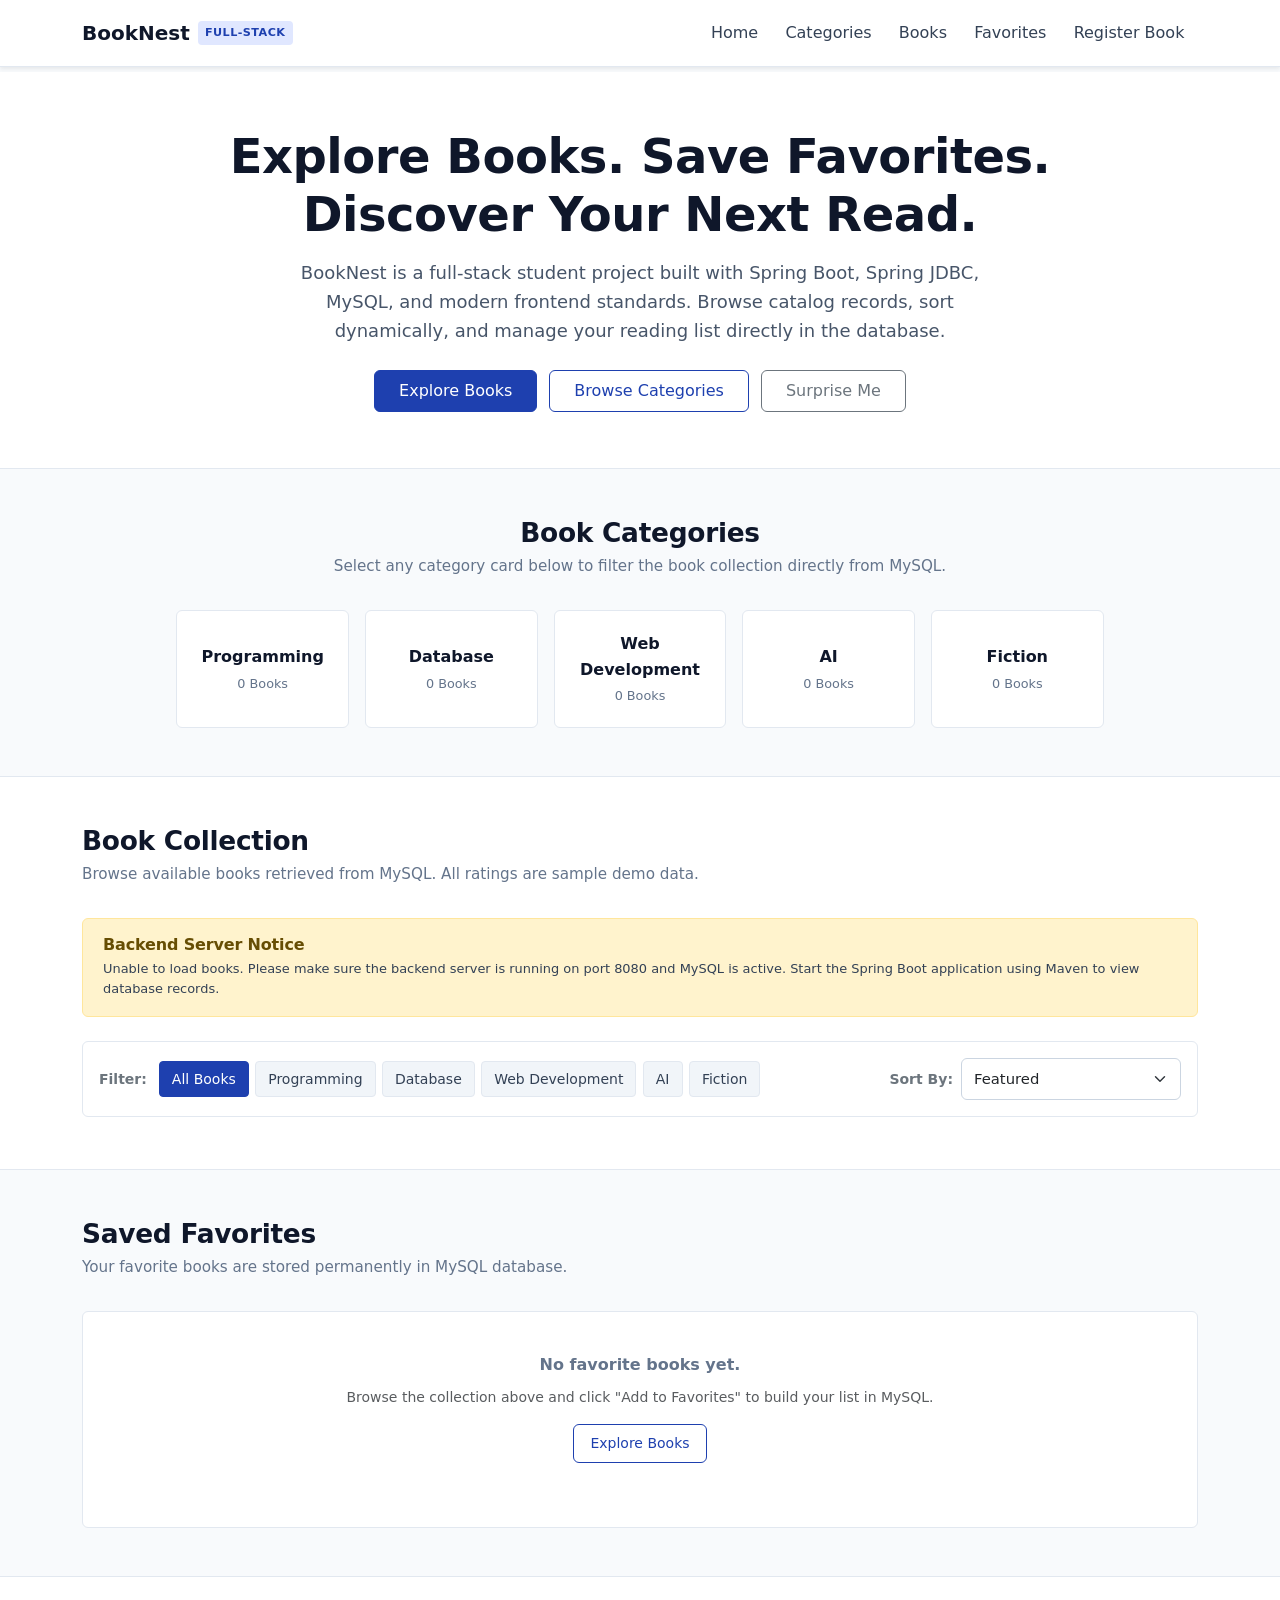
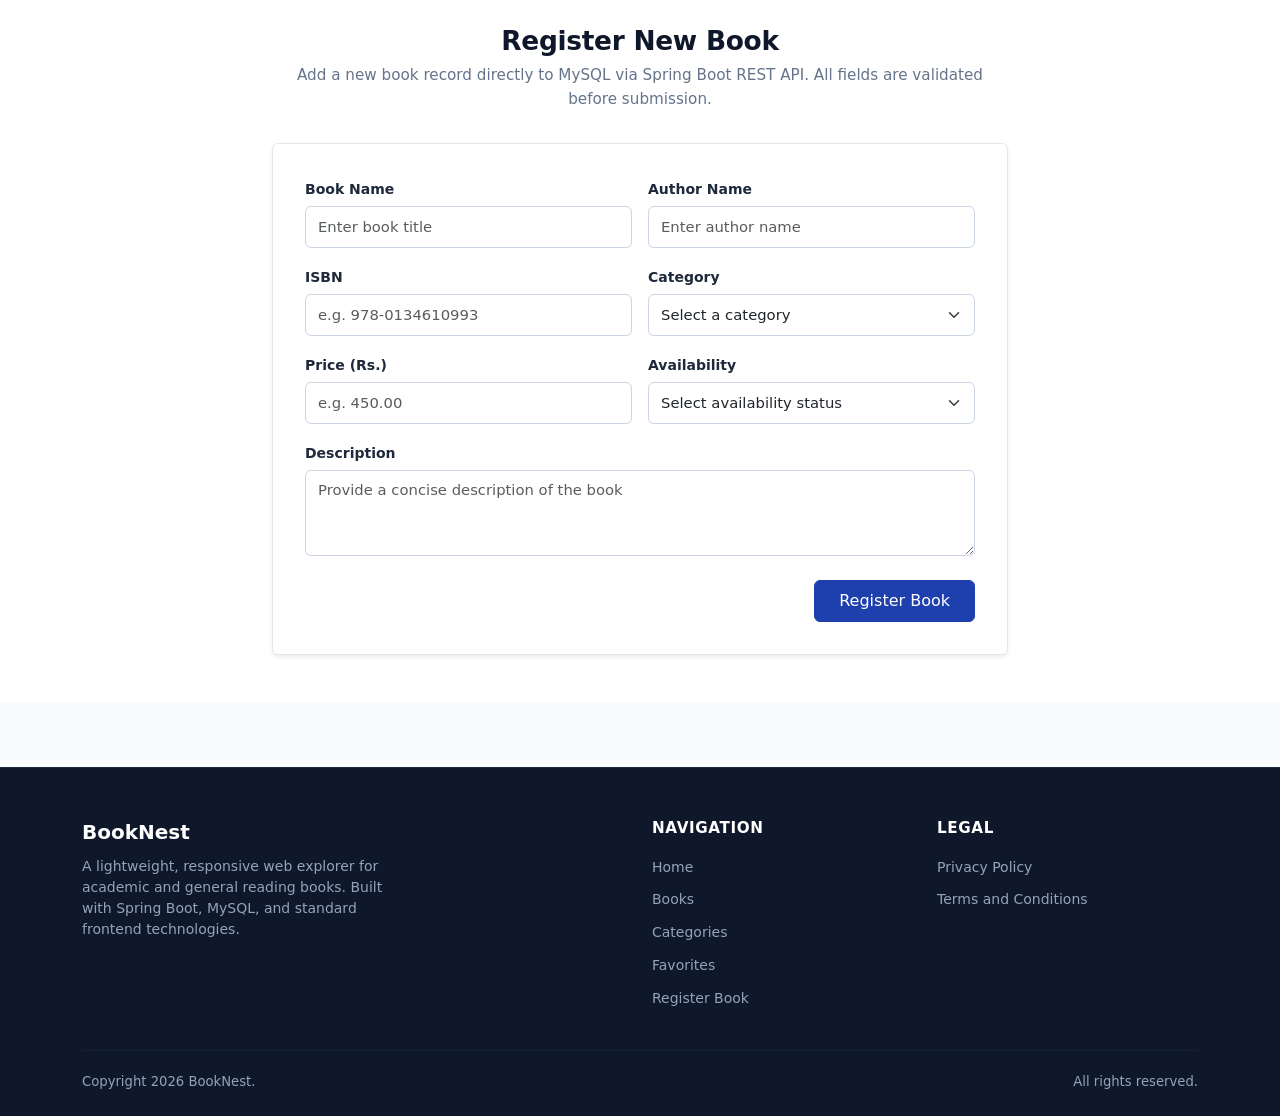
<file: index.html>
<!DOCTYPE html>
<html lang="en">
<head>
  <meta charset="UTF-8">
  <meta name="viewport" content="width=device-width, initial-scale=1.0">
  <title>BookNest - Smart Online Book Explorer</title>
  <meta name="description" content="Explore books, browse categories, view details, manage personal favorites, and register new titles in MySQL via Spring Boot.">
  <link rel="icon" type="image/svg+xml" href="favicon.svg">
  <link rel="stylesheet" href="https://cdn.jsdelivr.net/npm/bootstrap@5.3.3/dist/css/bootstrap.min.css">
  <link rel="stylesheet" href="css/style.css">
</head>
<body>

  <!-- Navigation -->
  <header>
    <nav class="navbar navbar-expand-lg navbar-booknest fixed-top shadow-sm">
      <div class="container">
        <a class="navbar-brand" href="#home">
          <span>BookNest</span>
          <span class="navbar-brand-badge">Full-Stack</span>
        </a>
        <button class="navbar-toggler" type="button" data-bs-toggle="collapse" data-bs-target="#mainNavbarNav" aria-controls="mainNavbarNav" aria-expanded="false" aria-label="Toggle navigation">
          <span class="navbar-toggler-icon"></span>
        </button>
        <div class="collapse navbar-collapse" id="mainNavbarNav">
          <ul class="navbar-nav ms-auto mb-2 mb-lg-0">
            <li class="nav-item">
              <a class="nav-link" href="#home">Home</a>
            </li>
            <li class="nav-item">
              <a class="nav-link" href="#categories">Categories</a>
            </li>
            <li class="nav-item">
              <a class="nav-link" href="#books">Books</a>
            </li>
            <li class="nav-item">
              <a class="nav-link" href="#favorites">Favorites</a>
            </li>
            <li class="nav-item">
              <a class="nav-link" href="#register-book">Register Book</a>
            </li>
          </ul>
        </div>
      </div>
    </nav>
  </header>

  <main style="padding-top: 72px;">
    <!-- Hero Section -->
    <section id="home" class="hero-section text-center">
      <div class="container">
        <div class="row justify-content-center">
          <div class="col-lg-10">
            <h1 class="display-5 fw-bold mb-3">Explore Books. Save Favorites. Discover Your Next Read.</h1>
            <p class="hero-subtitle mb-4">
              BookNest is a full-stack student project built with Spring Boot, Spring JDBC, MySQL, and modern frontend standards. Browse catalog records, sort dynamically, and manage your reading list directly in the database.
            </p>
            <div class="hero-actions">
              <a href="#books" class="btn btn-primary px-4 py-2">Explore Books</a>
              <a href="#categories" class="btn btn-outline-primary px-4 py-2">Browse Categories</a>
              <button type="button" id="surpriseMeBtn" class="btn btn-outline-secondary px-4 py-2">Surprise Me</button>
            </div>
          </div>
        </div>
      </div>
    </section>

    <!-- Categories Section -->
    <section id="categories" class="py-5">
      <div class="container">
        <div class="section-header text-center">
          <h2 class="section-title">Book Categories</h2>
          <p class="section-description">Select any category card below to filter the book collection directly from MySQL.</p>
        </div>

        <div class="row g-3 justify-content-center">
          <div class="col-6 col-md-4 col-lg-2">
            <div class="category-card" data-category-target="Programming" role="button" tabindex="0">
              <div class="category-card-title">Programming</div>
              <div class="category-card-count">0 Books</div>
            </div>
          </div>
          <div class="col-6 col-md-4 col-lg-2">
            <div class="category-card" data-category-target="Database" role="button" tabindex="0">
              <div class="category-card-title">Database</div>
              <div class="category-card-count">0 Books</div>
            </div>
          </div>
          <div class="col-6 col-md-4 col-lg-2">
            <div class="category-card" data-category-target="Web Development" role="button" tabindex="0">
              <div class="category-card-title">Web Development</div>
              <div class="category-card-count">0 Books</div>
            </div>
          </div>
          <div class="col-6 col-md-4 col-lg-2">
            <div class="category-card" data-category-target="AI" role="button" tabindex="0">
              <div class="category-card-title">AI</div>
              <div class="category-card-count">0 Books</div>
            </div>
          </div>
          <div class="col-6 col-md-4 col-lg-2">
            <div class="category-card" data-category-target="Fiction" role="button" tabindex="0">
              <div class="category-card-title">Fiction</div>
              <div class="category-card-count">0 Books</div>
            </div>
          </div>
        </div>
      </div>
    </section>

    <!-- Book Collection Section -->
    <section id="books" class="py-5 bg-white border-top border-bottom">
      <div class="container">
        <div class="section-header">
          <div class="d-flex flex-column flex-md-row justify-content-between align-items-md-center gap-2">
            <div>
              <h2 class="section-title">Book Collection</h2>
              <p class="section-description">Browse available books retrieved from MySQL. All ratings are sample demo data.</p>
            </div>
          </div>
        </div>

        <!-- Backend Offline Notice -->
        <div id="backendErrorNotice" class="alert alert-warning backend-alert d-none" role="alert">
          <h3 class="h6 fw-bold mb-1">Backend Server Notice</h3>
          <p class="mb-0 small">
            Unable to load books. Please make sure the backend server is running on port 8080 and MySQL is active. Start the Spring Boot application using Maven to view database records.
          </p>
        </div>

        <!-- Filter and Sort Toolbar -->
        <div class="toolbar-card">
          <div class="row g-3 align-items-center justify-content-between">
            <div class="col-12 col-lg-8">
              <div class="d-flex flex-wrap align-items-center gap-2">
                <span class="small fw-semibold text-secondary me-1">Filter:</span>
                <div class="filter-btn-group">
                  <button type="button" class="filter-btn active" data-category="All">All Books</button>
                  <button type="button" class="filter-btn" data-category="Programming">Programming</button>
                  <button type="button" class="filter-btn" data-category="Database">Database</button>
                  <button type="button" class="filter-btn" data-category="Web Development">Web Development</button>
                  <button type="button" class="filter-btn" data-category="AI">AI</button>
                  <button type="button" class="filter-btn" data-category="Fiction">Fiction</button>
                </div>
              </div>
            </div>
            <div class="col-12 col-lg-4">
              <div class="d-flex align-items-center justify-content-lg-end gap-2">
                <label for="sortSelect" class="small fw-semibold text-secondary text-nowrap mb-0">Sort By:</label>
                <select id="sortSelect" class="form-select form-select-sm" style="max-width: 220px;" aria-label="Sort books">
                  <option value="featured" selected>Featured</option>
                  <option value="rating_desc">Rating High to Low</option>
                  <option value="price_asc">Price Low to High</option>
                  <option value="price_desc">Price High to Low</option>
                  <option value="name_asc">Name A-Z</option>
                </select>
              </div>
            </div>
          </div>
        </div>

        <!-- Books Grid Container -->
        <div id="bookCollectionContainer" class="row g-4">
          <!-- Dynamically populated via script.js from REST API -->
        </div>

        <!-- Empty Filter Notice -->
        <div id="bookEmptyNotice" class="text-center py-5 d-none">
          <p class="lead text-secondary">No books found matching the selected category.</p>
        </div>
      </div>
    </section>

    <!-- Favorites Section -->
    <section id="favorites" class="py-5">
      <div class="container">
        <div class="section-header">
          <h2 class="section-title">Saved Favorites</h2>
          <p class="section-description">Your favorite books are stored permanently in MySQL database.</p>
        </div>

        <div class="favorites-container">
          <div id="favoritesListContainer" class="row g-4">
            <!-- Dynamically populated via script.js from MySQL -->
          </div>

          <div id="favoritesEmptyState" class="favorites-empty">
            <p class="fw-semibold">No favorite books yet.</p>
            <p class="small text-muted mb-3">Browse the collection above and click "Add to Favorites" to build your list in MySQL.</p>
            <a href="#books" class="btn btn-outline-primary btn-sm">Explore Books</a>
          </div>
        </div>
      </div>
    </section>

    <!-- Register Book Form Section -->
    <section id="register-book" class="py-5 bg-white border-top">
      <div class="container">
        <div class="row justify-content-center">
          <div class="col-lg-8">
            <div class="section-header text-center">
              <h2 class="section-title">Register New Book</h2>
              <p class="section-description">Add a new book record directly to MySQL via Spring Boot REST API. All fields are validated before submission.</p>
            </div>

            <div class="register-form-card shadow-sm">
              <form id="registerBookForm" novalidate>
                <div class="row g-3">
                  <div class="col-md-6">
                    <label for="bookTitleInput" class="form-label">Book Name</label>
                    <input type="text" class="form-control" id="bookTitleInput" placeholder="Enter book title" required>
                    <div class="invalid-feedback">Please enter a valid book title.</div>
                  </div>

                  <div class="col-md-6">
                    <label for="bookAuthorInput" class="form-label">Author Name</label>
                    <input type="text" class="form-control" id="bookAuthorInput" placeholder="Enter author name" required>
                    <div class="invalid-feedback">Please enter the author name.</div>
                  </div>

                  <div class="col-md-6">
                    <label for="bookIsbnInput" class="form-label">ISBN</label>
                    <input type="text" class="form-control" id="bookIsbnInput" placeholder="e.g. 978-0134610993" pattern="^(?=(?:\D*\d){10}(?:(?:\D*\d){3})?$)[\d-]+$" required>
                    <div class="invalid-feedback">Please enter a valid 10 or 13 digit ISBN.</div>
                  </div>

                  <div class="col-md-6">
                    <label for="bookCategoryInput" class="form-label">Category</label>
                    <select class="form-select" id="bookCategoryInput" required>
                      <option value="" disabled selected>Select a category</option>
                      <option value="Programming">Programming</option>
                      <option value="Database">Database</option>
                      <option value="Web Development">Web Development</option>
                      <option value="AI">AI</option>
                      <option value="Fiction">Fiction</option>
                    </select>
                    <div class="invalid-feedback">Please choose a category.</div>
                  </div>

                  <div class="col-md-6">
                    <label for="bookPriceInput" class="form-label">Price (Rs.)</label>
                    <input type="number" class="form-control" id="bookPriceInput" min="1" step="0.01" placeholder="e.g. 450.00" required>
                    <div class="invalid-feedback">Please enter a valid price greater than zero.</div>
                  </div>

                  <div class="col-md-6">
                    <label for="bookAvailabilityInput" class="form-label">Availability</label>
                    <select class="form-select" id="bookAvailabilityInput" required>
                      <option value="" disabled selected>Select availability status</option>
                      <option value="true">Available</option>
                      <option value="false">Not Available</option>
                    </select>
                    <div class="invalid-feedback">Please select availability status.</div>
                  </div>

                  <div class="col-12">
                    <label for="bookDescriptionInput" class="form-label">Description</label>
                    <textarea class="form-control" id="bookDescriptionInput" rows="3" placeholder="Provide a concise description of the book" required></textarea>
                    <div class="invalid-feedback">Please provide a short description.</div>
                  </div>

                  <div class="col-12 text-end pt-2">
                    <button type="submit" class="btn btn-primary px-4">Register Book</button>
                  </div>
                </div>
              </form>
            </div>
          </div>
        </div>
      </div>
    </section>
  </main>

  <!-- Book Details Modal -->
  <div class="modal fade" id="bookDetailsModal" tabindex="-1" aria-labelledby="bookDetailsModalLabel" aria-hidden="true">
    <div class="modal-dialog modal-dialog-centered">
      <div class="modal-content">
        <div class="modal-header">
          <h2 class="modal-title fs-5" id="bookDetailsModalLabel">Book Information</h2>
          <button type="button" class="btn-close" data-bs-dismiss="modal" aria-label="Close"></button>
        </div>
        <div class="modal-body">
          <div class="modal-detail-row">
            <span class="modal-detail-label">Title:</span>
            <span class="modal-detail-value fw-semibold" id="modalBookTitle"></span>
          </div>
          <div class="modal-detail-row">
            <span class="modal-detail-label">Author:</span>
            <span class="modal-detail-value" id="modalBookAuthor"></span>
          </div>
          <div class="modal-detail-row">
            <span class="modal-detail-label">Category:</span>
            <span class="modal-detail-value" id="modalBookCategory"></span>
          </div>
          <div class="modal-detail-row">
            <span class="modal-detail-label">ISBN:</span>
            <span class="modal-detail-value" id="modalBookIsbn"></span>
          </div>
          <div class="modal-detail-row">
            <span class="modal-detail-label">Price:</span>
            <span class="modal-detail-value" id="modalBookPrice"></span>
          </div>
          <div class="modal-detail-row">
            <span class="modal-detail-label">Availability:</span>
            <span class="modal-detail-value" id="modalBookAvailability"></span>
          </div>
          <div class="modal-detail-row">
            <span class="modal-detail-label">Rating:</span>
            <span class="modal-detail-value" id="modalBookRating"></span>
          </div>
          <div class="modal-detail-row flex-column mt-2 pt-2 border-top">
            <span class="modal-detail-label mb-1">Description:</span>
            <span class="modal-detail-value text-secondary" id="modalBookDescription"></span>
          </div>
        </div>
        <div class="modal-footer">
          <button type="button" id="modalFavoriteBtn" class="btn btn-outline-secondary btn-sm" data-book-id="">
            Add to Favorites
          </button>
          <button type="button" class="btn btn-secondary btn-sm" data-bs-dismiss="modal">Close</button>
        </div>
      </div>
    </div>
  </div>

  <!-- Toast Notification Container -->
  <div class="toast-container position-fixed bottom-0 end-0 p-3">
    <div id="actionToast" class="toast" role="alert" aria-live="assertive" aria-atomic="true">
      <div class="toast-header">
        <strong class="me-auto text-primary">BookNest</strong>
        <small class="text-muted">Just now</small>
        <button type="button" class="btn-close" data-bs-dismiss="toast" aria-label="Close"></button>
      </div>
      <div id="actionToastBody" class="toast-body">
        Action completed.
      </div>
    </div>
  </div>

  <!-- Footer -->
  <footer class="site-footer">
    <div class="container">
      <div class="row g-4">
        <div class="col-md-5">
          <div class="footer-brand">BookNest</div>
          <p class="footer-desc">
            A lightweight, responsive web explorer for academic and general reading books. Built with Spring Boot, MySQL, and standard frontend technologies.
          </p>
        </div>
        <div class="col-6 col-md-3 offset-md-1">
          <div class="footer-title">Navigation</div>
          <ul class="footer-links">
            <li><a href="#home">Home</a></li>
            <li><a href="#books">Books</a></li>
            <li><a href="#categories">Categories</a></li>
            <li><a href="#favorites">Favorites</a></li>
            <li><a href="#register-book">Register Book</a></li>
          </ul>
        </div>
        <div class="col-6 col-md-3">
          <div class="footer-title">Legal</div>
          <ul class="footer-links">
            <li><a href="privacy-policy.html">Privacy Policy</a></li>
            <li><a href="terms-and-conditions.html">Terms and Conditions</a></li>
          </ul>
        </div>
      </div>
      <hr class="footer-divider">
      <div class="footer-bottom">
        <div>Copyright 2026 BookNest.</div>
        <div>All rights reserved.</div>
      </div>
    </div>
  </footer>

  <!-- Scripts -->
  <script src="https://cdn.jsdelivr.net/npm/bootstrap@5.3.3/dist/js/bootstrap.bundle.min.js"></script>
  <script src="js/script.js"></script>
</body>
</html>
</file>
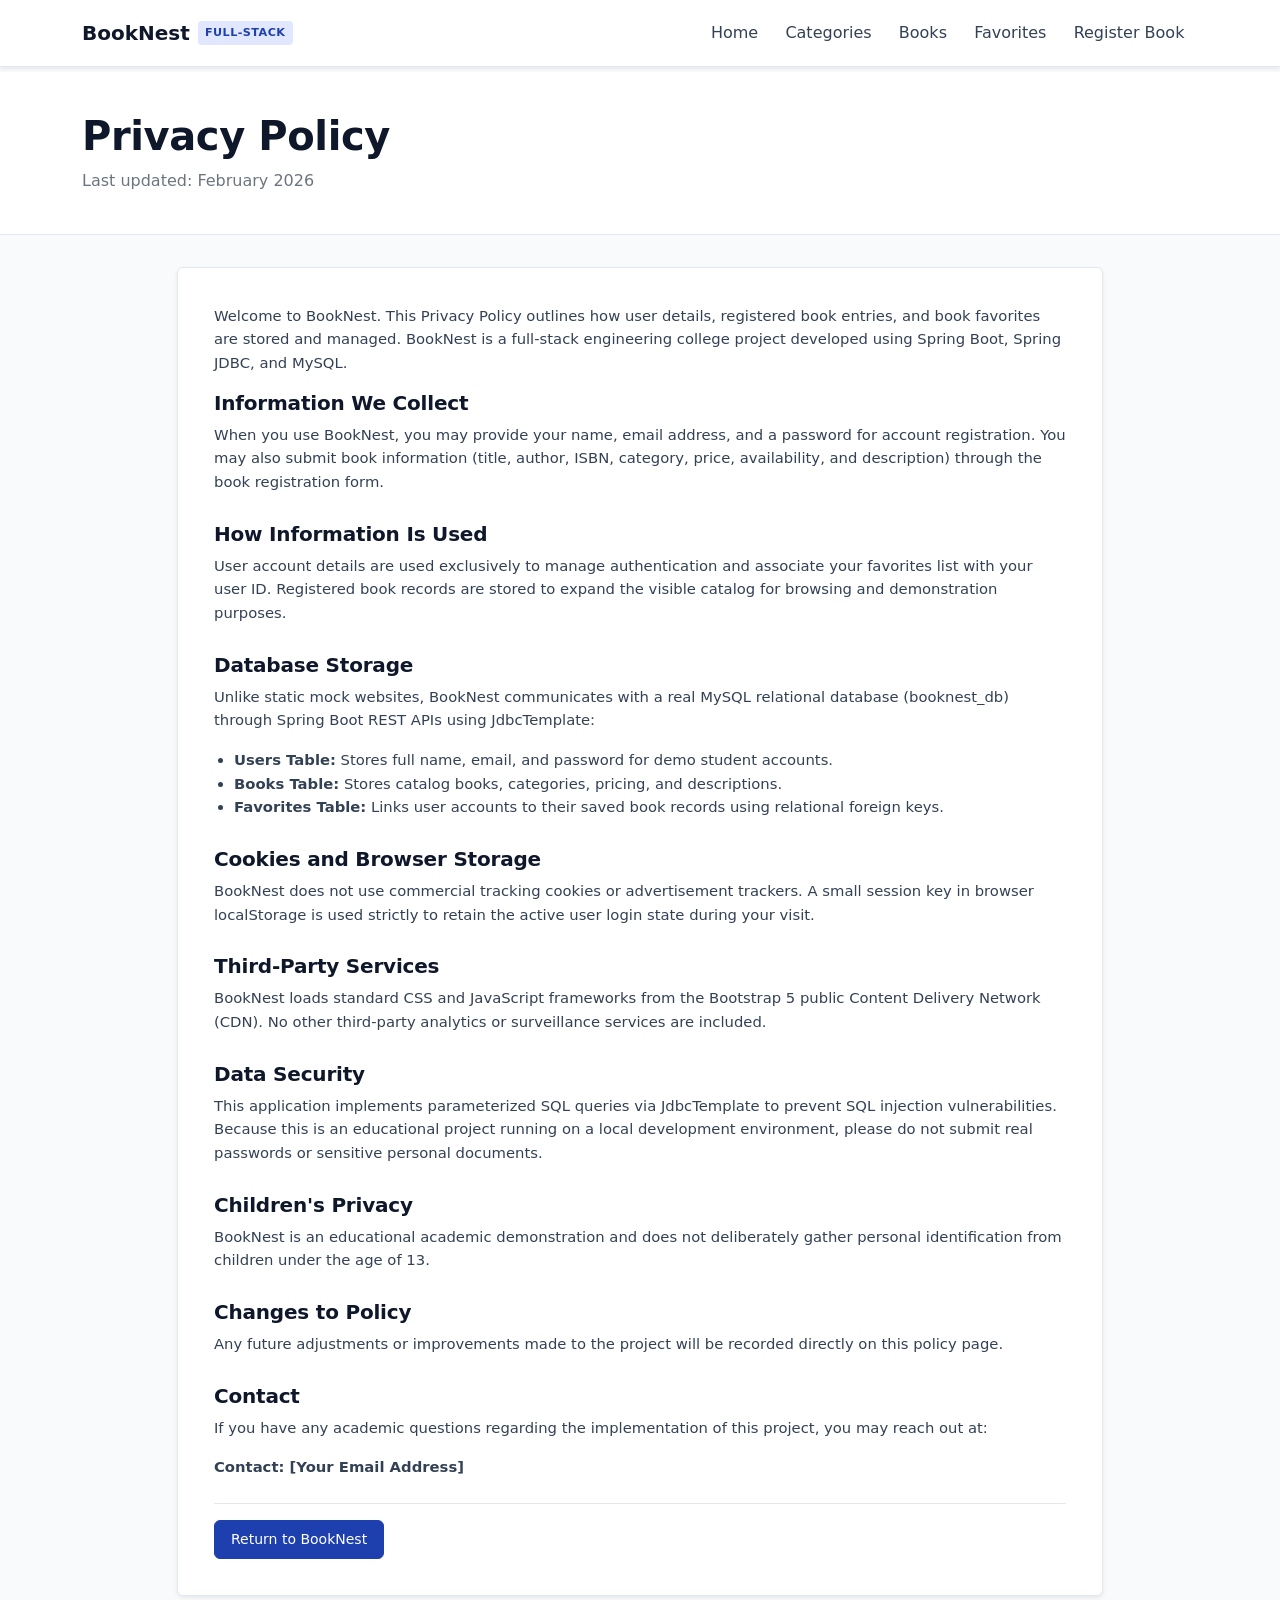
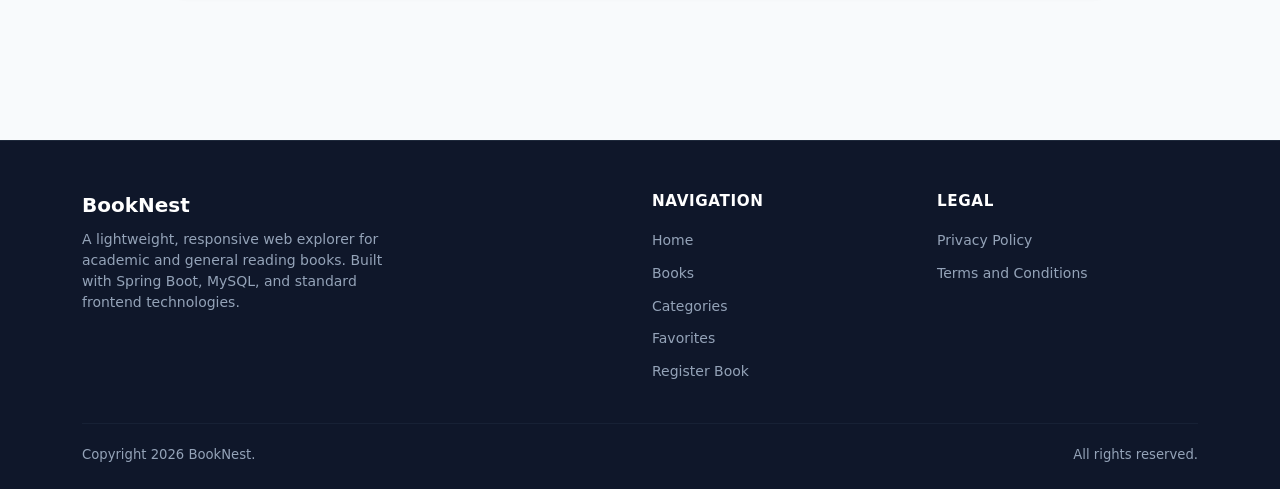
<file: privacy-policy.html>
<!DOCTYPE html>
<html lang="en">
<head>
  <meta charset="UTF-8">
  <meta name="viewport" content="width=device-width, initial-scale=1.0">
  <title>Privacy Policy - BookNest</title>
  <meta name="description" content="Privacy Policy for BookNest - Learn how database storage and user favorites are handled in this full-stack project.">
  <link rel="icon" type="image/svg+xml" href="favicon.svg">
  <link rel="stylesheet" href="https://cdn.jsdelivr.net/npm/bootstrap@5.3.3/dist/css/bootstrap.min.css">
  <link rel="stylesheet" href="css/style.css">
</head>
<body>

  <!-- Navigation -->
  <header>
    <nav class="navbar navbar-expand-lg navbar-booknest fixed-top shadow-sm">
      <div class="container">
        <a class="navbar-brand" href="index.html">
          <span>BookNest</span>
          <span class="navbar-brand-badge">Full-Stack</span>
        </a>
        <button class="navbar-toggler" type="button" data-bs-toggle="collapse" data-bs-target="#policyNavbarNav" aria-controls="policyNavbarNav" aria-expanded="false" aria-label="Toggle navigation">
          <span class="navbar-toggler-icon"></span>
        </button>
        <div class="collapse navbar-collapse" id="policyNavbarNav">
          <ul class="navbar-nav ms-auto mb-2 mb-lg-0">
            <li class="nav-item">
              <a class="nav-link" href="index.html#home">Home</a>
            </li>
            <li class="nav-item">
              <a class="nav-link" href="index.html#categories">Categories</a>
            </li>
            <li class="nav-item">
              <a class="nav-link" href="index.html#books">Books</a>
            </li>
            <li class="nav-item">
              <a class="nav-link" href="index.html#favorites">Favorites</a>
            </li>
            <li class="nav-item">
              <a class="nav-link" href="index.html#register-book">Register Book</a>
            </li>
          </ul>
        </div>
      </div>
    </nav>
  </header>

  <main style="padding-top: 72px;">
    <!-- Page Header -->
    <div class="legal-page-header">
      <div class="container">
        <div class="row">
          <div class="col-lg-8">
            <h1 class="display-6 fw-bold mb-2">Privacy Policy</h1>
            <p class="text-secondary mb-0">Last updated: February 2026</p>
          </div>
        </div>
      </div>
    </div>

    <!-- Content Section -->
    <div class="container pb-5">
      <div class="row justify-content-center">
        <div class="col-lg-10">
          <div class="legal-content-card shadow-sm">
            <p>
              Welcome to BookNest. This Privacy Policy outlines how user details, registered book entries, and book favorites are stored and managed. BookNest is a full-stack engineering college project developed using Spring Boot, Spring JDBC, and MySQL.
            </p>

            <h2>Information We Collect</h2>
            <p>
              When you use BookNest, you may provide your name, email address, and a password for account registration. You may also submit book information (title, author, ISBN, category, price, availability, and description) through the book registration form.
            </p>

            <h2>How Information Is Used</h2>
            <p>
              User account details are used exclusively to manage authentication and associate your favorites list with your user ID. Registered book records are stored to expand the visible catalog for browsing and demonstration purposes.
            </p>

            <h2>Database Storage</h2>
            <p>
              Unlike static mock websites, BookNest communicates with a real MySQL relational database (booknest_db) through Spring Boot REST APIs using JdbcTemplate:
            </p>
            <ul>
              <li><strong>Users Table:</strong> Stores full name, email, and password for demo student accounts.</li>
              <li><strong>Books Table:</strong> Stores catalog books, categories, pricing, and descriptions.</li>
              <li><strong>Favorites Table:</strong> Links user accounts to their saved book records using relational foreign keys.</li>
            </ul>

            <h2>Cookies and Browser Storage</h2>
            <p>
              BookNest does not use commercial tracking cookies or advertisement trackers. A small session key in browser localStorage is used strictly to retain the active user login state during your visit.
            </p>

            <h2>Third-Party Services</h2>
            <p>
              BookNest loads standard CSS and JavaScript frameworks from the Bootstrap 5 public Content Delivery Network (CDN). No other third-party analytics or surveillance services are included.
            </p>

            <h2>Data Security</h2>
            <p>
              This application implements parameterized SQL queries via JdbcTemplate to prevent SQL injection vulnerabilities. Because this is an educational project running on a local development environment, please do not submit real passwords or sensitive personal documents.
            </p>

            <h2>Children's Privacy</h2>
            <p>
              BookNest is an educational academic demonstration and does not deliberately gather personal identification from children under the age of 13.
            </p>

            <h2>Changes to Policy</h2>
            <p>
              Any future adjustments or improvements made to the project will be recorded directly on this policy page.
            </p>

            <h2>Contact</h2>
            <p>
              If you have any academic questions regarding the implementation of this project, you may reach out at:
            </p>
            <p class="fw-semibold">
              Contact: [Your Email Address]
            </p>

            <div class="pt-3 border-top mt-4">
              <a href="index.html" class="btn btn-primary btn-sm">Return to BookNest</a>
            </div>
          </div>
        </div>
      </div>
    </div>
  </main>

  <!-- Footer -->
  <footer class="site-footer">
    <div class="container">
      <div class="row g-4">
        <div class="col-md-5">
          <div class="footer-brand">BookNest</div>
          <p class="footer-desc">
            A lightweight, responsive web explorer for academic and general reading books. Built with Spring Boot, MySQL, and standard frontend technologies.
          </p>
        </div>
        <div class="col-6 col-md-3 offset-md-1">
          <div class="footer-title">Navigation</div>
          <ul class="footer-links">
            <li><a href="index.html#home">Home</a></li>
            <li><a href="index.html#books">Books</a></li>
            <li><a href="index.html#categories">Categories</a></li>
            <li><a href="index.html#favorites">Favorites</a></li>
            <li><a href="index.html#register-book">Register Book</a></li>
          </ul>
        </div>
        <div class="col-6 col-md-3">
          <div class="footer-title">Legal</div>
          <ul class="footer-links">
            <li><a href="privacy-policy.html">Privacy Policy</a></li>
            <li><a href="terms-and-conditions.html">Terms and Conditions</a></li>
          </ul>
        </div>
      </div>
      <hr class="footer-divider">
      <div class="footer-bottom">
        <div>Copyright 2026 BookNest.</div>
        <div>All rights reserved.</div>
      </div>
    </div>
  </footer>

  <script src="https://cdn.jsdelivr.net/npm/bootstrap@5.3.3/dist/js/bootstrap.bundle.min.js"></script>
</body>
</html>
</file>
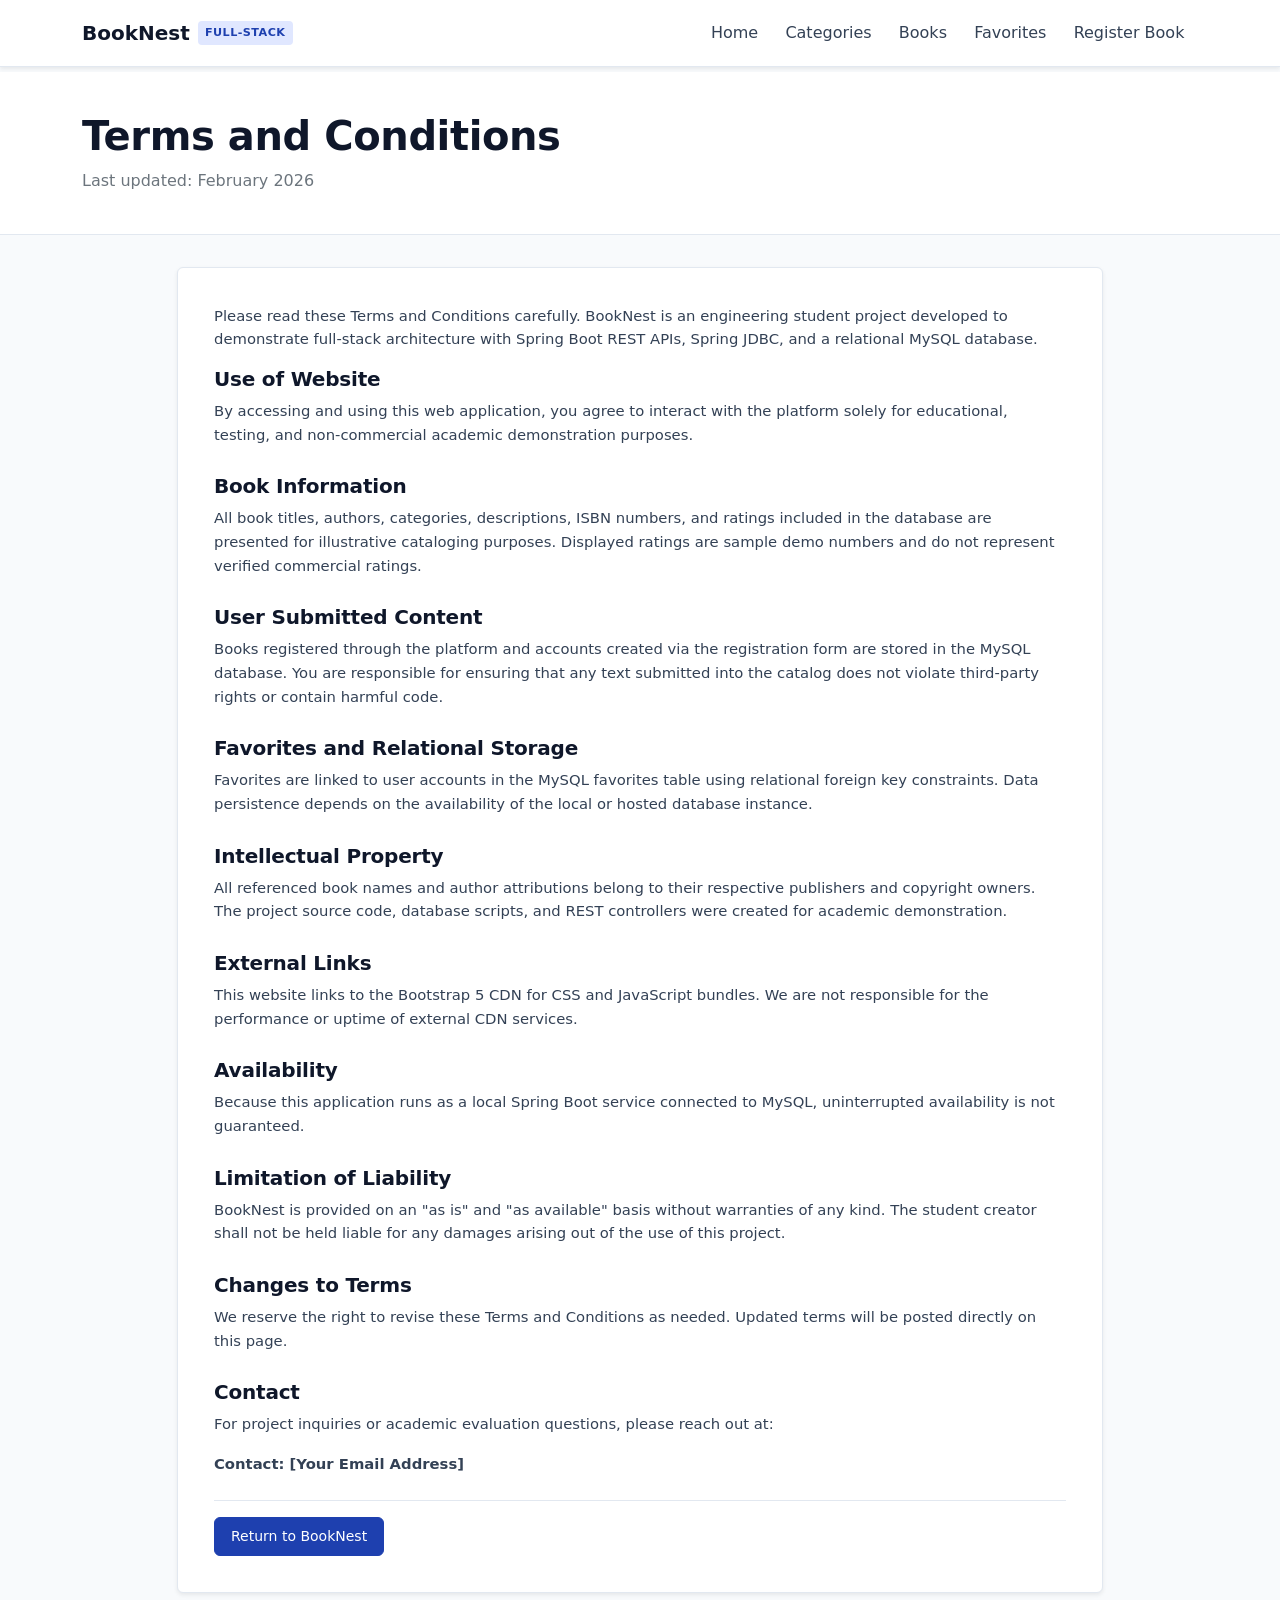
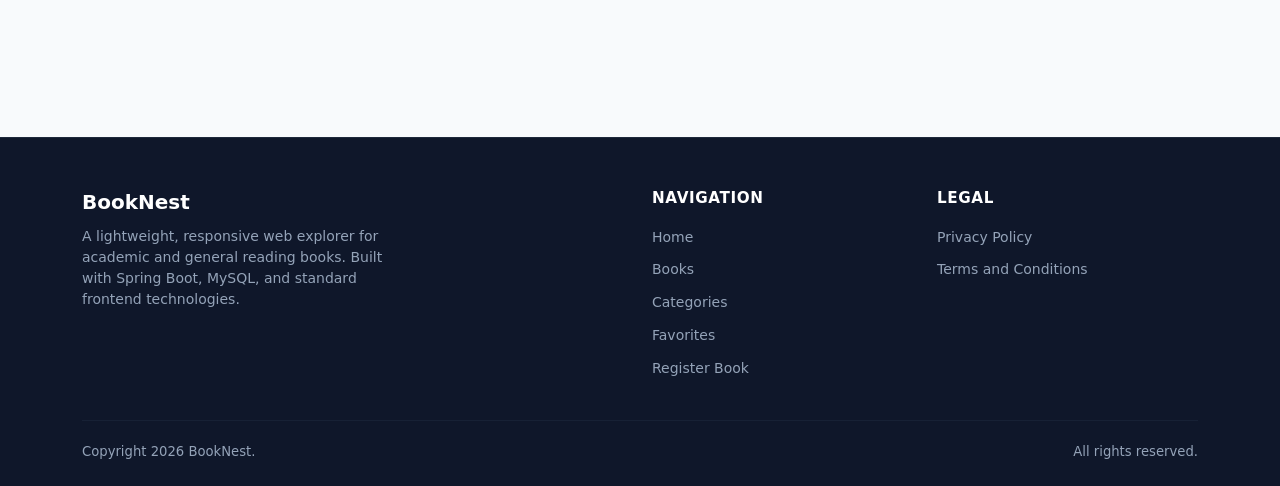
<file: terms-and-conditions.html>
<!DOCTYPE html>
<html lang="en">
<head>
  <meta charset="UTF-8">
  <meta name="viewport" content="width=device-width, initial-scale=1.0">
  <title>Terms and Conditions - BookNest</title>
  <meta name="description" content="Terms and Conditions for BookNest full-stack student project.">
  <link rel="icon" type="image/svg+xml" href="favicon.svg">
  <link rel="stylesheet" href="https://cdn.jsdelivr.net/npm/bootstrap@5.3.3/dist/css/bootstrap.min.css">
  <link rel="stylesheet" href="css/style.css">
</head>
<body>

  <!-- Navigation -->
  <header>
    <nav class="navbar navbar-expand-lg navbar-booknest fixed-top shadow-sm">
      <div class="container">
        <a class="navbar-brand" href="index.html">
          <span>BookNest</span>
          <span class="navbar-brand-badge">Full-Stack</span>
        </a>
        <button class="navbar-toggler" type="button" data-bs-toggle="collapse" data-bs-target="#termsNavbarNav" aria-controls="termsNavbarNav" aria-expanded="false" aria-label="Toggle navigation">
          <span class="navbar-toggler-icon"></span>
        </button>
        <div class="collapse navbar-collapse" id="termsNavbarNav">
          <ul class="navbar-nav ms-auto mb-2 mb-lg-0">
            <li class="nav-item">
              <a class="nav-link" href="index.html#home">Home</a>
            </li>
            <li class="nav-item">
              <a class="nav-link" href="index.html#categories">Categories</a>
            </li>
            <li class="nav-item">
              <a class="nav-link" href="index.html#books">Books</a>
            </li>
            <li class="nav-item">
              <a class="nav-link" href="index.html#favorites">Favorites</a>
            </li>
            <li class="nav-item">
              <a class="nav-link" href="index.html#register-book">Register Book</a>
            </li>
          </ul>
        </div>
      </div>
    </nav>
  </header>

  <main style="padding-top: 72px;">
    <!-- Page Header -->
    <div class="legal-page-header">
      <div class="container">
        <div class="row">
          <div class="col-lg-8">
            <h1 class="display-6 fw-bold mb-2">Terms and Conditions</h1>
            <p class="text-secondary mb-0">Last updated: February 2026</p>
          </div>
        </div>
      </div>
    </div>

    <!-- Content Section -->
    <div class="container pb-5">
      <div class="row justify-content-center">
        <div class="col-lg-10">
          <div class="legal-content-card shadow-sm">
            <p>
              Please read these Terms and Conditions carefully. BookNest is an engineering student project developed to demonstrate full-stack architecture with Spring Boot REST APIs, Spring JDBC, and a relational MySQL database.
            </p>

            <h2>Use of Website</h2>
            <p>
              By accessing and using this web application, you agree to interact with the platform solely for educational, testing, and non-commercial academic demonstration purposes.
            </p>

            <h2>Book Information</h2>
            <p>
              All book titles, authors, categories, descriptions, ISBN numbers, and ratings included in the database are presented for illustrative cataloging purposes. Displayed ratings are sample demo numbers and do not represent verified commercial ratings.
            </p>

            <h2>User Submitted Content</h2>
            <p>
              Books registered through the platform and accounts created via the registration form are stored in the MySQL database. You are responsible for ensuring that any text submitted into the catalog does not violate third-party rights or contain harmful code.
            </p>

            <h2>Favorites and Relational Storage</h2>
            <p>
              Favorites are linked to user accounts in the MySQL favorites table using relational foreign key constraints. Data persistence depends on the availability of the local or hosted database instance.
            </p>

            <h2>Intellectual Property</h2>
            <p>
              All referenced book names and author attributions belong to their respective publishers and copyright owners. The project source code, database scripts, and REST controllers were created for academic demonstration.
            </p>

            <h2>External Links</h2>
            <p>
              This website links to the Bootstrap 5 CDN for CSS and JavaScript bundles. We are not responsible for the performance or uptime of external CDN services.
            </p>

            <h2>Availability</h2>
            <p>
              Because this application runs as a local Spring Boot service connected to MySQL, uninterrupted availability is not guaranteed.
            </p>

            <h2>Limitation of Liability</h2>
            <p>
              BookNest is provided on an "as is" and "as available" basis without warranties of any kind. The student creator shall not be held liable for any damages arising out of the use of this project.
            </p>

            <h2>Changes to Terms</h2>
            <p>
              We reserve the right to revise these Terms and Conditions as needed. Updated terms will be posted directly on this page.
            </p>

            <h2>Contact</h2>
            <p>
              For project inquiries or academic evaluation questions, please reach out at:
            </p>
            <p class="fw-semibold">
              Contact: [Your Email Address]
            </p>

            <div class="pt-3 border-top mt-4">
              <a href="index.html" class="btn btn-primary btn-sm">Return to BookNest</a>
            </div>
          </div>
        </div>
      </div>
    </div>
  </main>

  <!-- Footer -->
  <footer class="site-footer">
    <div class="container">
      <div class="row g-4">
        <div class="col-md-5">
          <div class="footer-brand">BookNest</div>
          <p class="footer-desc">
            A lightweight, responsive web explorer for academic and general reading books. Built with Spring Boot, MySQL, and standard frontend technologies.
          </p>
        </div>
        <div class="col-6 col-md-3 offset-md-1">
          <div class="footer-title">Navigation</div>
          <ul class="footer-links">
            <li><a href="index.html#home">Home</a></li>
            <li><a href="index.html#books">Books</a></li>
            <li><a href="index.html#categories">Categories</a></li>
            <li><a href="index.html#favorites">Favorites</a></li>
            <li><a href="index.html#register-book">Register Book</a></li>
          </ul>
        </div>
        <div class="col-6 col-md-3">
          <div class="footer-title">Legal</div>
          <ul class="footer-links">
            <li><a href="privacy-policy.html">Privacy Policy</a></li>
            <li><a href="terms-and-conditions.html">Terms and Conditions</a></li>
          </ul>
        </div>
      </div>
      <hr class="footer-divider">
      <div class="footer-bottom">
        <div>Copyright 2026 BookNest.</div>
        <div>All rights reserved.</div>
      </div>
    </div>
  </footer>

  <script src="https://cdn.jsdelivr.net/npm/bootstrap@5.3.3/dist/js/bootstrap.bundle.min.js"></script>
</body>
</html>
</file>
<file: css/style.css>
/* BookNest Stylesheet */
:root {
  --bs-primary: #1e40af;
  --bs-primary-hover: #1d4ed8;
  --bs-secondary: #475569;
  --bs-dark: #0f172a;
  --bs-light: #f8fafc;
  --bs-border-color: #e2e8f0;
  --bs-border-radius: 6px;
  --bs-card-bg: #ffffff;
  --bs-text-muted: #64748b;
  --bs-font-sans-serif: "Inter", system-ui, -apple-system, BlinkMacSystemFont, "Segoe UI", Roboto, "Helvetica Neue", Arial, sans-serif;
}

html {
  scroll-behavior: smooth;
}

body {
  font-family: var(--bs-font-sans-serif);
  background-color: var(--bs-light);
  color: var(--bs-dark);
  line-height: 1.6;
  margin: 0;
  padding: 0;
  min-height: 100vh;
  display: flex;
  flex-direction: column;
}

main {
  flex: 1 0 auto;
}

/* Typography */
h1, h2, h3, h4, h5, h6 {
  color: #0f172a;
  font-weight: 700;
  letter-spacing: -0.01em;
}

p {
  color: #334155;
}

/* Accessibility Focus States */
a:focus-visible,
button:focus-visible,
input:focus-visible,
select:focus-visible,
textarea:focus-visible {
  outline: 2px solid #2563eb;
  outline-offset: 2px;
}

/* Buttons */
.btn {
  border-radius: var(--bs-border-radius);
  font-weight: 500;
  padding: 0.5rem 1rem;
  transition: background-color 0.15s ease, border-color 0.15s ease, color 0.15s ease, box-shadow 0.15s ease;
}

.btn-primary {
  background-color: var(--bs-primary);
  border-color: var(--bs-primary);
  color: #ffffff;
}

.btn-primary:hover,
.btn-primary:focus {
  background-color: var(--bs-primary-hover);
  border-color: var(--bs-primary-hover);
  color: #ffffff;
}

.btn-outline-primary {
  border-color: var(--bs-primary);
  color: var(--bs-primary);
}

.btn-outline-primary:hover,
.btn-outline-primary:focus {
  background-color: var(--bs-primary);
  border-color: var(--bs-primary);
  color: #ffffff;
}

/* Navbar */
.navbar-booknest {
  background-color: #ffffff;
  border-bottom: 1px solid var(--bs-border-color);
  padding-top: 0.75rem;
  padding-bottom: 0.75rem;
}

.navbar-brand {
  font-size: 1.25rem;
  font-weight: 700;
  color: #0f172a !important;
  display: flex;
  align-items: center;
  gap: 0.5rem;
  text-decoration: none;
}

.navbar-brand-badge {
  font-size: 0.7rem;
  font-weight: 600;
  background-color: #e0e7ff;
  color: #1e40af;
  padding: 0.2rem 0.45rem;
  border-radius: 4px;
  text-transform: uppercase;
  letter-spacing: 0.04em;
}

.nav-link {
  color: #334155 !important;
  font-weight: 500;
  padding: 0.5rem 0.85rem !important;
  border-radius: 4px;
  transition: color 0.15s ease, background-color 0.15s ease;
}

.nav-link:hover,
.nav-link:focus {
  color: var(--bs-primary) !important;
  background-color: #f1f5f9;
}

.user-badge {
  font-size: 0.825rem;
  background-color: #f1f5f9;
  border: 1px solid var(--bs-border-color);
  padding: 0.35rem 0.75rem;
  border-radius: 4px;
  color: #1e293b;
  display: inline-flex;
  align-items: center;
  gap: 0.4rem;
}

/* Hero Section */
.hero-section {
  background-color: #ffffff;
  border-bottom: 1px solid var(--bs-border-color);
  padding: 3.5rem 0;
}

.hero-subtitle {
  color: #475569;
  font-size: 1.125rem;
  max-width: 680px;
  margin-left: auto;
  margin-right: auto;
}

.hero-actions {
  display: flex;
  flex-wrap: wrap;
  gap: 0.75rem;
  justify-content: center;
  margin-top: 1.5rem;
}

/* Section Header */
.section-header {
  margin-bottom: 2rem;
}

.section-title {
  font-size: 1.65rem;
  font-weight: 700;
  margin-bottom: 0.35rem;
}

.section-description {
  color: var(--bs-text-muted);
  font-size: 0.95rem;
  margin-bottom: 0;
}

/* Category Cards */
.category-card {
  background-color: #ffffff;
  border: 1px solid var(--bs-border-color);
  border-radius: var(--bs-border-radius);
  padding: 1.25rem 1rem;
  text-align: center;
  cursor: pointer;
  transition: transform 0.15s ease, border-color 0.15s ease, box-shadow 0.15s ease;
  height: 100%;
  display: flex;
  flex-direction: column;
  justify-content: center;
  align-items: center;
}

.category-card:hover {
  border-color: #94a3b8;
  box-shadow: 0 2px 4px rgba(15, 23, 42, 0.05);
}

.category-card:focus-visible {
  outline: 2px solid #2563eb;
  outline-offset: 2px;
}

.category-card.active {
  border-color: var(--bs-primary);
  background-color: #f0f7ff;
}

.category-card-title {
  font-size: 1rem;
  font-weight: 600;
  color: #0f172a;
  margin-bottom: 0.25rem;
}

.category-card-count {
  font-size: 0.8rem;
  color: var(--bs-text-muted);
}

/* Filter and Sort Toolbar */
.toolbar-card {
  background-color: #ffffff;
  border: 1px solid var(--bs-border-color);
  border-radius: var(--bs-border-radius);
  padding: 1rem;
  margin-bottom: 1.75rem;
}

.filter-btn-group {
  display: flex;
  flex-wrap: wrap;
  gap: 0.4rem;
}

.filter-btn {
  background-color: #f1f5f9;
  border: 1px solid #e2e8f0;
  color: #334155;
  font-size: 0.875rem;
  padding: 0.35rem 0.75rem;
  border-radius: 4px;
  cursor: pointer;
  transition: background-color 0.15s ease, color 0.15s ease, border-color 0.15s ease;
}

.filter-btn:hover {
  background-color: #e2e8f0;
  color: #0f172a;
}

.filter-btn.active {
  background-color: var(--bs-primary);
  border-color: var(--bs-primary);
  color: #ffffff;
}

/* Book Card */
.book-card {
  background-color: #ffffff;
  border: 1px solid var(--bs-border-color);
  border-radius: var(--bs-border-radius);
  display: flex;
  flex-direction: column;
  height: 100%;
  transition: border-color 0.15s ease, box-shadow 0.15s ease;
}

.book-card:hover {
  border-color: #cbd5e1;
  box-shadow: 0 4px 6px -1px rgba(15, 23, 42, 0.06);
}

.book-cover-banner {
  background-color: #f1f5f9;
  border-bottom: 1px solid var(--bs-border-color);
  padding: 1.25rem 1rem;
  display: flex;
  align-items: center;
  justify-content: space-between;
  border-top-left-radius: calc(var(--bs-border-radius) - 1px);
  border-top-right-radius: calc(var(--bs-border-radius) - 1px);
}

.book-category-badge {
  font-size: 0.75rem;
  font-weight: 600;
  padding: 0.25rem 0.5rem;
  border-radius: 4px;
  background-color: #e2e8f0;
  color: #1e293b;
}

.book-availability-badge {
  font-size: 0.7rem;
  font-weight: 600;
  padding: 0.2rem 0.45rem;
  border-radius: 4px;
}

.availability-available {
  background-color: #dcfce7;
  color: #15803d;
}

.availability-not-available {
  background-color: #fee2e2;
  color: #b91c1c;
}

.book-card-body {
  padding: 1.25rem;
  display: flex;
  flex-direction: column;
  flex-grow: 1;
}

.book-title {
  font-size: 1.1rem;
  font-weight: 600;
  color: #0f172a;
  margin-bottom: 0.3rem;
  line-height: 1.35;
}

.book-author {
  font-size: 0.875rem;
  color: #475569;
  margin-bottom: 0.75rem;
}

.book-description {
  font-size: 0.85rem;
  color: #64748b;
  margin-bottom: 1rem;
  flex-grow: 1;
  line-height: 1.5;
}

.book-meta {
  display: flex;
  justify-content: space-between;
  align-items: center;
  padding-top: 0.75rem;
  border-top: 1px solid #f1f5f9;
  margin-bottom: 1rem;
}

.book-price {
  font-size: 1rem;
  font-weight: 700;
  color: #0f172a;
}

.book-rating {
  font-size: 0.8rem;
  color: #475569;
}

.book-demo-tag {
  font-size: 0.7rem;
  color: #64748b;
  background-color: #f1f5f9;
  padding: 0.15rem 0.4rem;
  border-radius: 3px;
  margin-left: 0.25rem;
}

.book-card-actions {
  display: grid;
  grid-template-columns: 1fr 1fr;
  gap: 0.5rem;
}

/* Favorites Section */
.favorites-container {
  background-color: #ffffff;
  border: 1px solid var(--bs-border-color);
  border-radius: var(--bs-border-radius);
  padding: 1.5rem;
}

.favorites-empty {
  text-align: center;
  padding: 2.5rem 1rem;
  color: var(--bs-text-muted);
}

.favorites-empty p {
  margin-bottom: 0.5rem;
  color: #64748b;
}

/* Register & Auth Forms */
.register-form-card,
.auth-form-card {
  background-color: #ffffff;
  border: 1px solid var(--bs-border-color);
  border-radius: var(--bs-border-radius);
  padding: 2rem;
}

.form-label {
  font-size: 0.875rem;
  font-weight: 600;
  color: #1e293b;
  margin-bottom: 0.35rem;
}

.form-control,
.form-select {
  border-color: #cbd5e1;
  border-radius: var(--bs-border-radius);
  font-size: 0.925rem;
  padding: 0.55rem 0.75rem;
}

.form-control:focus,
.form-select:focus {
  border-color: #2563eb;
  box-shadow: 0 0 0 3px rgba(37, 99, 235, 0.12);
}

.form-text {
  font-size: 0.78rem;
  color: var(--bs-text-muted);
}

/* Modal details */
.modal-header {
  border-bottom: 1px solid var(--bs-border-color);
  padding: 1rem 1.25rem;
}

.modal-footer {
  border-top: 1px solid var(--bs-border-color);
  padding: 0.75rem 1.25rem;
}

.modal-detail-row {
  display: flex;
  margin-bottom: 0.65rem;
  font-size: 0.92rem;
}

.modal-detail-label {
  width: 130px;
  font-weight: 600;
  color: #475569;
  flex-shrink: 0;
}

.modal-detail-value {
  color: #0f172a;
  flex-grow: 1;
}

/* Toast container */
.toast-container {
  z-index: 1080;
}

.toast {
  border-radius: var(--bs-border-radius);
  border: 1px solid var(--bs-border-color);
  box-shadow: 0 4px 6px -1px rgba(15, 23, 42, 0.1);
  background-color: #ffffff;
}

.toast-header {
  background-color: #f8fafc;
  color: #0f172a;
  border-bottom: 1px solid var(--bs-border-color);
  font-weight: 600;
  font-size: 0.85rem;
}

.toast-body {
  font-size: 0.875rem;
  color: #1e293b;
  padding: 0.75rem;
}

/* Backend Status Alert */
.backend-alert {
  border-radius: var(--bs-border-radius);
  padding: 1rem 1.25rem;
  font-size: 0.925rem;
  margin-bottom: 1.5rem;
}

/* Footer */
.site-footer {
  background-color: #0f172a;
  color: #cbd5e1;
  padding: 3rem 0 1.5rem 0;
  border-top: 1px solid #1e293b;
  margin-top: 4rem;
}

.footer-brand {
  font-size: 1.25rem;
  font-weight: 700;
  color: #ffffff;
  margin-bottom: 0.5rem;
}

.footer-desc {
  color: #94a3b8;
  font-size: 0.875rem;
  line-height: 1.5;
  max-width: 320px;
}

.footer-title {
  color: #ffffff;
  font-size: 0.95rem;
  font-weight: 600;
  margin-bottom: 0.85rem;
  text-transform: uppercase;
  letter-spacing: 0.04em;
}

.footer-links {
  list-style: none;
  padding-left: 0;
  margin-bottom: 0;
}

.footer-links li {
  margin-bottom: 0.45rem;
}

.footer-links a {
  color: #94a3b8;
  text-decoration: none;
  font-size: 0.875rem;
  transition: color 0.15s ease;
}

.footer-links a:hover,
.footer-links a:focus {
  color: #ffffff;
}

.footer-divider {
  border-color: #334155;
  margin: 2rem 0 1.25rem 0;
}

.footer-bottom {
  display: flex;
  flex-wrap: wrap;
  justify-content: space-between;
  align-items: center;
  font-size: 0.825rem;
  color: #94a3b8;
  gap: 0.5rem;
}

/* Legal & Static Content Pages */
.legal-page-header {
  background-color: #ffffff;
  border-bottom: 1px solid var(--bs-border-color);
  padding: 2.5rem 0;
  margin-bottom: 2rem;
}

.legal-content-card {
  background-color: #ffffff;
  border: 1px solid var(--bs-border-color);
  border-radius: var(--bs-border-radius);
  padding: 2.25rem;
  margin-bottom: 2rem;
}

.legal-content-card h2 {
  font-size: 1.25rem;
  margin-top: 1.75rem;
  margin-bottom: 0.5rem;
  color: #0f172a;
}

.legal-content-card h2:first-of-type {
  margin-top: 0;
}

.legal-content-card p,
.legal-content-card ul {
  font-size: 0.925rem;
  color: #334155;
  line-height: 1.6;
}

.legal-content-card ul {
  padding-left: 1.25rem;
  margin-bottom: 1rem;
}

/* 404 Page */
.error-page-container {
  padding: 5rem 1rem;
  text-align: center;
}

.error-code {
  font-size: 5rem;
  font-weight: 800;
  color: #1e40af;
  line-height: 1;
  margin-bottom: 0.5rem;
}

.error-title {
  font-size: 1.75rem;
  font-weight: 700;
  color: #0f172a;
  margin-bottom: 0.75rem;
}

.error-message {
  font-size: 1rem;
  color: #64748b;
  max-width: 480px;
  margin: 0 auto 1.75rem auto;
}

/* Demo Indian Users Card */
.demo-users-box {
  background-color: #f8fafc;
  border: 1px dashed #cbd5e1;
  border-radius: var(--bs-border-radius);
  padding: 1rem;
  margin-bottom: 1.25rem;
  font-size: 0.85rem;
}

.demo-users-box code {
  color: #1e40af;
  background-color: #eff6ff;
  padding: 0.15rem 0.35rem;
  border-radius: 3px;
}

/* Responsive tweaks */
@media (max-width: 768px) {
  .hero-section {
    padding: 2.5rem 0;
  }
  .register-form-card,
  .auth-form-card {
    padding: 1.25rem;
  }
  .legal-content-card {
    padding: 1.25rem;
  }
  .modal-detail-row {
    flex-direction: column;
    margin-bottom: 0.85rem;
  }
  .modal-detail-label {
    width: 100%;
    margin-bottom: 0.15rem;
  }
}
</file>
